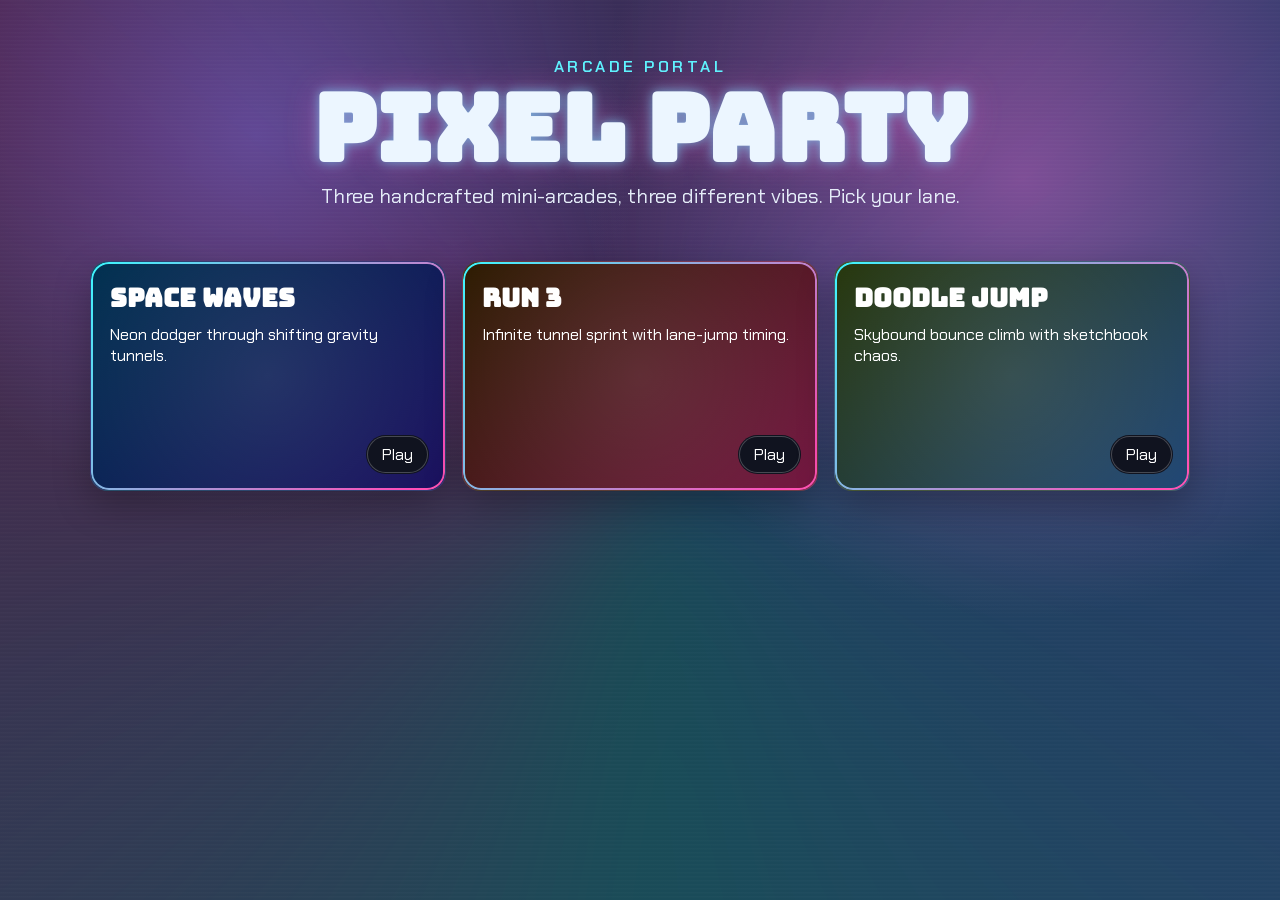
<file: index.html>
<!doctype html>
<html lang="en">
<head>
  <meta charset="UTF-8" />
  <meta name="viewport" content="width=device-width, initial-scale=1.0" />
  <title>Pixel Party</title>
  <link rel="preconnect" href="https://fonts.googleapis.com">
  <link rel="preconnect" href="https://fonts.gstatic.com" crossorigin>
  <link href="https://fonts.googleapis.com/css2?family=Bungee&family=Chakra+Petch:wght@400;600;700&display=swap" rel="stylesheet">
  <link rel="stylesheet" href="css/index.css" />
</head>
<body>
  <div class="aurora"></div>
  <div class="scanline"></div>

  <header class="hero">
    <p class="eyebrow">Arcade Portal</p>
    <h1>Pixel Party</h1>
    <p class="subtitle">Three handcrafted mini-arcades, three different vibes. Pick your lane.</p>
  </header>

  <main class="game-grid">
    <a class="game-card waves" href="pages/space-waves.html">
      <h2>Space Waves</h2>
      <p>Neon dodger through shifting gravity tunnels.</p>
      <span>Play</span>
    </a>

    <a class="game-card run3" href="pages/run-3.html">
      <h2>Run 3</h2>
      <p>Infinite tunnel sprint with lane-jump timing.</p>
      <span>Play</span>
    </a>

    <a class="game-card doodle" href="pages/doodle-jump.html">
      <h2>Doodle Jump</h2>
      <p>Skybound bounce climb with sketchbook chaos.</p>
      <span>Play</span>
    </a>
  </main>

  <script src="js/main.js"></script>
</body>
</html>
</file>
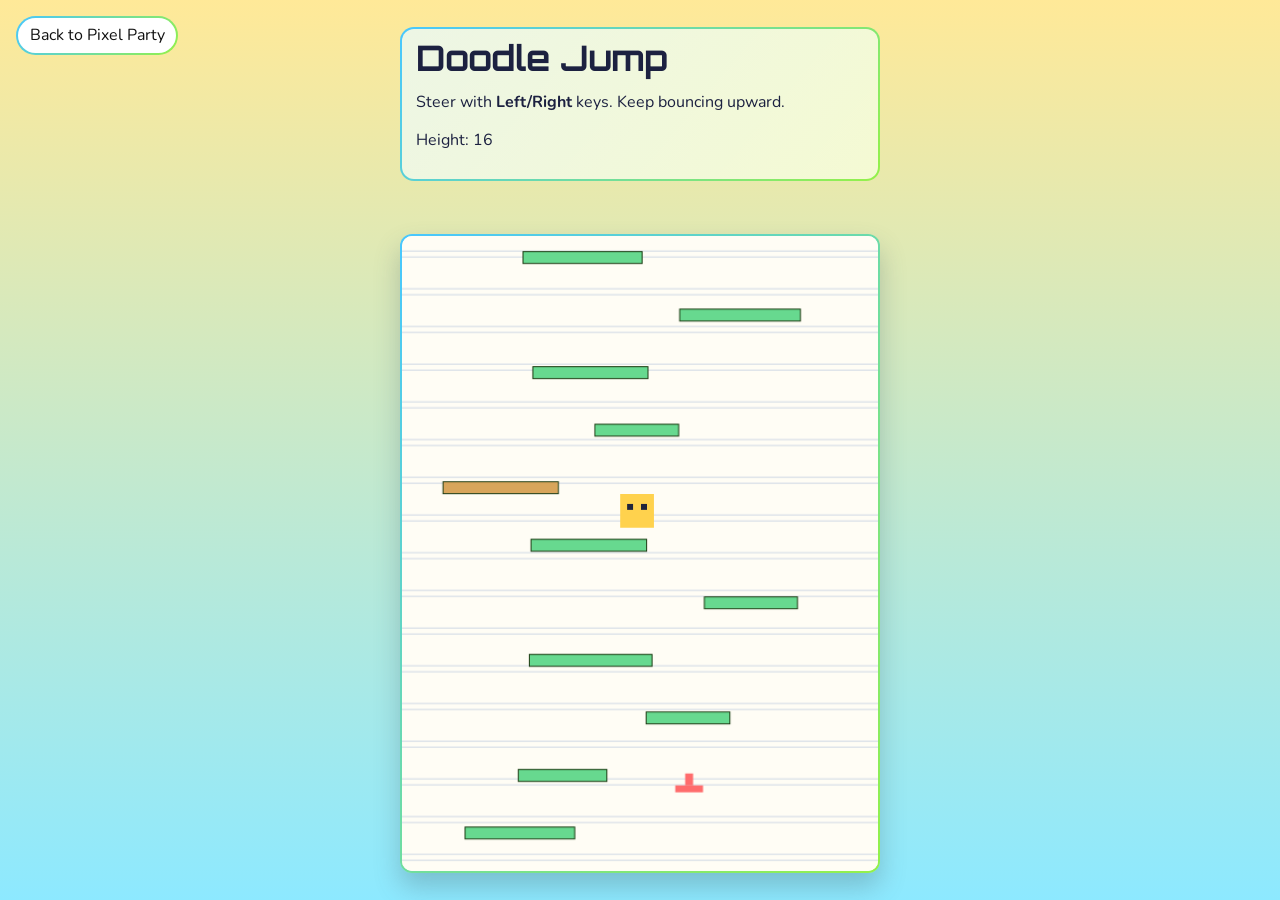
<file: pages/doodle-jump.html>
<!doctype html>
<html lang="en">
<head>
  <meta charset="UTF-8" />
  <meta name="viewport" content="width=device-width, initial-scale=1.0" />
  <title>Doodle Jump | Pixel Party</title>
  <link rel="preconnect" href="https://fonts.googleapis.com">
  <link rel="preconnect" href="https://fonts.gstatic.com" crossorigin>
  <link href="https://fonts.googleapis.com/css2?family=Orbitron:wght@500;700&family=Permanent+Marker&family=Nunito:wght@500;800&display=swap" rel="stylesheet">
  <link rel="stylesheet" href="../css/doodle-jump.css" />
</head>
<body>
  <a class="back" href="../index.html">Back to Pixel Party</a>
  <section class="note">
    <h1>Doodle Jump</h1>
    <p>Steer with <b>Left/Right</b> keys. Keep bouncing upward.</p>
    <p id="score">Height: 0</p>
  </section>
  <canvas id="game" width="480" height="640"></canvas>
  <script src="../js/doodle-jump.js"></script>
</body>
</html>
</file>
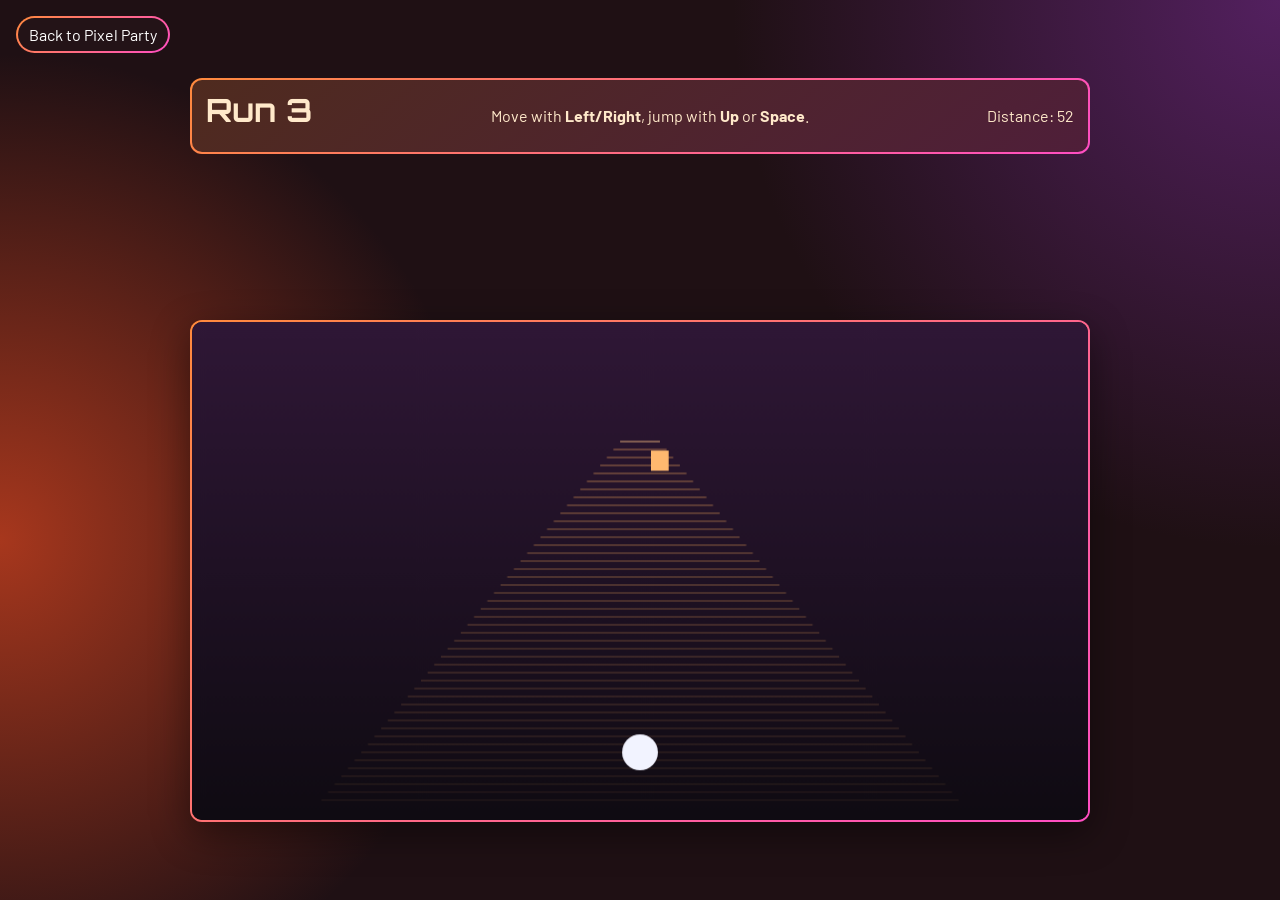
<file: pages/run-3.html>
<!doctype html>
<html lang="en">
<head>
  <meta charset="UTF-8" />
  <meta name="viewport" content="width=device-width, initial-scale=1.0" />
  <title>Run 3 | Pixel Party</title>
  <link rel="preconnect" href="https://fonts.googleapis.com">
  <link rel="preconnect" href="https://fonts.gstatic.com" crossorigin>
  <link href="https://fonts.googleapis.com/css2?family=Orbitron:wght@500;700&family=Racing+Sans+One&family=Barlow:wght@400;700&display=swap" rel="stylesheet">
  <link rel="stylesheet" href="../css/run-3.css" />
</head>
<body>
  <a class="back" href="../index.html">Back to Pixel Party</a>
  <div class="hud">
    <h1>Run 3</h1>
    <p>Move with <b>Left/Right</b>, jump with <b>Up</b> or <b>Space</b>.</p>
    <p id="score">Distance: 0</p>
  </div>
  <canvas id="game" width="900" height="500"></canvas>
  <script src="../js/run-3.js"></script>
</body>
</html>
</file>
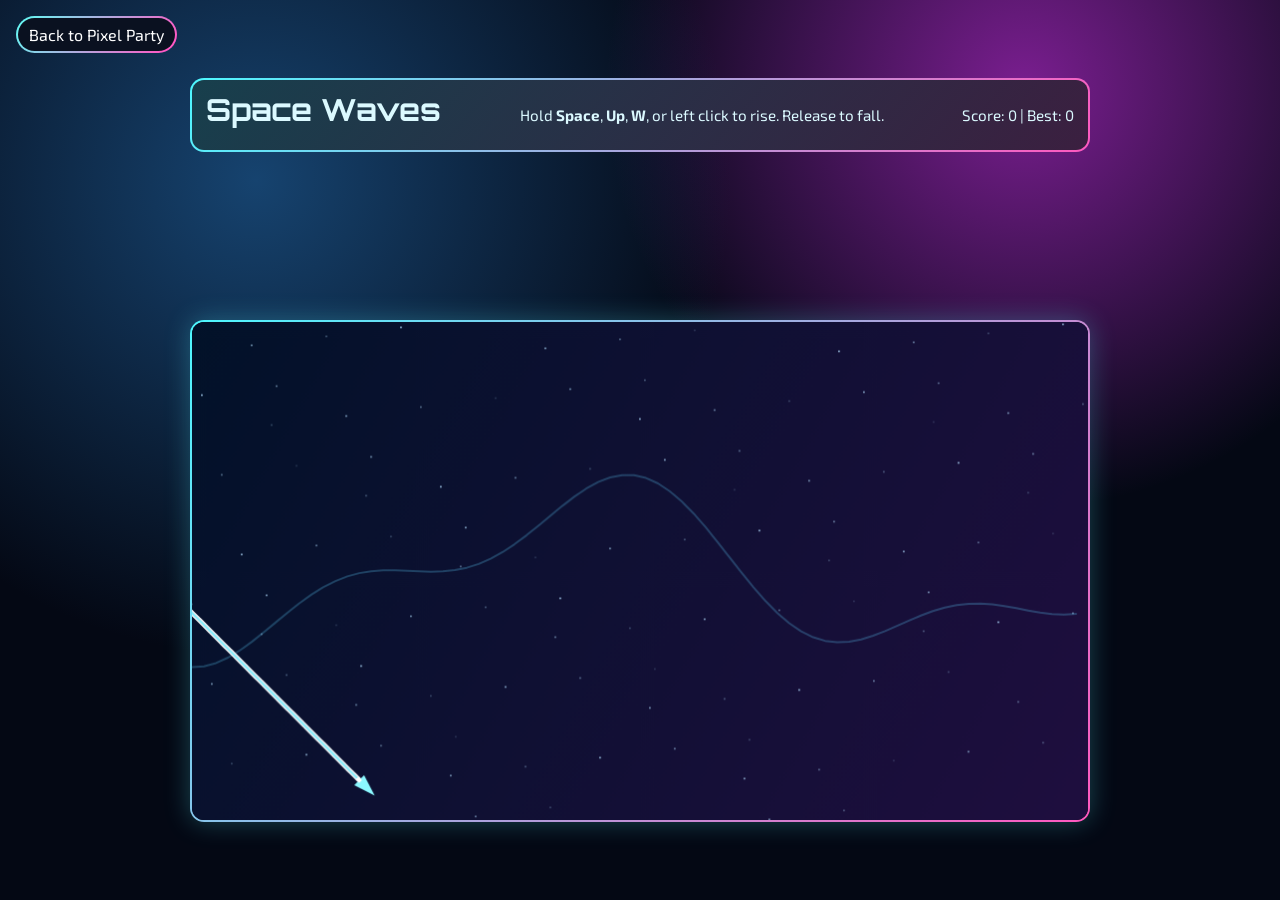
<file: pages/space-waves.html>
<!doctype html>
<html lang="en">
<head>
  <meta charset="UTF-8" />
  <meta name="viewport" content="width=device-width, initial-scale=1.0" />
  <title>Space Waves | Pixel Party</title>
  <link rel="preconnect" href="https://fonts.googleapis.com">
  <link rel="preconnect" href="https://fonts.gstatic.com" crossorigin>
  <link href="https://fonts.googleapis.com/css2?family=Orbitron:wght@500;700&family=Exo+2:wght@400;700&display=swap" rel="stylesheet">
  <link rel="stylesheet" href="../css/space-waves.css" />
</head>
<body>
  <a class="back" href="../index.html">Back to Pixel Party</a>
  <div class="panel">
    <h1>Space Waves</h1>
    <p>Hold <b>Space</b>, <b>Up</b>, <b>W</b>, or left click to rise. Release to fall.</p>
    <p id="score">Score: 0</p>
  </div>
  <canvas id="game" width="900" height="500"></canvas>
  <script src="../js/space-waves.js"></script>
</body>
</html>
</file>
<file: css/index.css>
:root {
  --bg-1: #0c1023;
  --bg-2: #20103a;
  --ink: #ecf6ff;
  --accent: #5ef5ff;
}

* { box-sizing: border-box; }

body {
  margin: 0;
  min-height: 100vh;
  overflow: hidden;
  color: var(--ink);
  font-family: "Chakra Petch", sans-serif;
  background: radial-gradient(circle at 20% 15%, #2d3f86 0%, transparent 30%),
              radial-gradient(circle at 80% 20%, #8d2f72 0%, transparent 35%),
              linear-gradient(140deg, var(--bg-1), var(--bg-2));
}

.aurora {
  position: fixed;
  inset: -20%;
  background: conic-gradient(from 180deg, #15f5ba44, #ff5cb844, #4ca8ff44, #15f5ba44);
  filter: blur(55px);
  animation: swirl 14s linear infinite;
  pointer-events: none;
}

.scanline {
  position: fixed;
  inset: 0;
  pointer-events: none;
  background: repeating-linear-gradient(to bottom, rgba(255,255,255,0.045) 0px, rgba(255,255,255,0.045) 1px, transparent 2px, transparent 4px);
  opacity: .4;
}

.hero {
  text-align: center;
  padding: 3.5rem 1rem 1.25rem;
  position: relative;
  z-index: 2;
}

.eyebrow {
  letter-spacing: .22em;
  text-transform: uppercase;
  color: var(--accent);
  margin: 0;
  font-weight: 600;
}

h1 {
  margin: .4rem 0;
  font: 700 clamp(2.2rem, 10vw, 5.8rem)/1 "Bungee", cursive;
  text-shadow: 0 0 12px #77ddffaa, 0 0 34px #ff66cc55;
}

.subtitle {
  max-width: 680px;
  margin: 0 auto;
  font-size: clamp(1rem, 1.8vw, 1.28rem);
  opacity: .95;
}

.game-grid {
  width: min(1100px, 92vw);
  margin: 2rem auto 0;
  display: grid;
  grid-template-columns: repeat(auto-fit, minmax(250px, 1fr));
  gap: 1rem;
  position: relative;
  z-index: 2;
}

.game-card {
  display: block;
  text-decoration: none;
  color: #fff;
  padding: 1.2rem;
  border-radius: 18px;
  min-height: 230px;
  position: relative;
  border: 1px solid #ffffff26;
  box-shadow: inset 0 0 0 1px #ffffff1c, 0 14px 36px #00000045;
  transition: transform .2s ease, box-shadow .2s ease;
  overflow: hidden;
}

.game-card::before {
  content: "";
  position: absolute;
  width: 170%;
  height: 170%;
  left: -35%;
  top: -35%;
  background: radial-gradient(circle, #ffffff18 0%, transparent 62%);
  animation: drift 5s ease-in-out infinite alternate;
}

.game-card::after {
  content: "";
  position: absolute;
  inset: 0;
  border-radius: inherit;
  padding: 2px;
  background: linear-gradient(130deg, #3bf7ff, #ff4db8, #ffe154, #3bf7ff);
  background-size: 280% 280%;
  animation: gradientShift 5s linear infinite;
  -webkit-mask: linear-gradient(#000 0 0) content-box, linear-gradient(#000 0 0);
  -webkit-mask-composite: xor;
  mask-composite: exclude;
  pointer-events: none;
}

.game-card h2 {
  margin: 0;
  font-family: "Bungee", cursive;
  font-size: 1.6rem;
}

.game-card p { margin-top: .6rem; max-width: 32ch; }

.game-card span {
  position: absolute;
  bottom: 1rem;
  right: 1rem;
  border-radius: 999px;
  padding: .48rem .95rem;
  background: #10131f;
  border: 1px solid transparent;
  box-shadow: inset 0 0 0 1px #ffffff3a;
}

.waves { background: linear-gradient(135deg, #00304f, #1a0f5f); }
.run3 { background: linear-gradient(135deg, #2c1b00, #731540); }
.doodle { background: linear-gradient(135deg, #26360b, #1f4675); }

.game-card:hover,
.game-card:focus-visible {
  transform: translateY(-6px) scale(1.012);
  box-shadow: inset 0 0 0 1px #ffffff39, 0 18px 40px #00000059;
}

@keyframes swirl { from { transform: rotate(0deg); } to { transform: rotate(360deg); } }
@keyframes drift { from { transform: translate(-2%, -3%); } to { transform: translate(2%, 3%); } }
@keyframes gradientShift {
  0% { background-position: 0% 50%; }
  50% { background-position: 100% 50%; }
  100% { background-position: 0% 50%; }
}

@media (max-width: 760px) {
  body { overflow: auto; }
  .hero { padding-top: 2.4rem; }
  .game-grid { margin-bottom: 2rem; }
}
</file>
<file: css/doodle-jump.css>
* { box-sizing: border-box; }
body {
  margin: 0;
  min-height: 100vh;
  display: grid;
  place-items: center;
  background: linear-gradient(180deg, #ffe998, #8de9ff);
  font-family: "Nunito", sans-serif;
  color: #1c2140;
  overflow-x: hidden;
}
canvas {
  width: min(480px, 94vw);
  height: auto;
  border-radius: 12px;
  border: 2px solid transparent;
  background: linear-gradient(#fffdf5, #fffdf5) padding-box, linear-gradient(130deg, #48c7ff, #94f149, #ffc648, #48c7ff) border-box;
  background-size: auto, 300% 300%;
  animation: gradientShift 5s linear infinite;
  box-shadow: 0 14px 26px #4259654a;
}
.note {
  width: min(480px, 94vw);
  border-radius: 14px;
  padding: .7rem .9rem;
  border: 2px solid transparent;
  background: linear-gradient(#fffbe2e6, #fffbe2e6) padding-box, linear-gradient(130deg, #48c7ff, #94f149, #ffc648, #48c7ff) border-box;
  background-size: auto, 300% 300%;
  animation: gradientShift 5s linear infinite;
}
h1 { margin: 0; font: 700 clamp(1.7rem, 7vw, 2.2rem)/1 "Orbitron", sans-serif; }
.back {
  position: fixed;
  left: 1rem;
  top: 1rem;
  color: #111;
  text-decoration: none;
  border-radius: 999px;
  padding: .4rem .72rem;
  border: 2px solid transparent;
  background: linear-gradient(#ffffff, #ffffff) padding-box, linear-gradient(130deg, #48c7ff, #94f149, #ffc648, #48c7ff) border-box;
  background-size: auto, 300% 300%;
  animation: gradientShift 4.2s linear infinite;
}

@keyframes gradientShift {
  0% { background-position: 0% 50%; }
  50% { background-position: 100% 50%; }
  100% { background-position: 0% 50%; }
}
</file>
<file: css/run-3.css>
* { box-sizing: border-box; }
body {
  margin: 0;
  min-height: 100vh;
  display: grid;
  place-items: center;
  gap: .7rem;
  color: #ffe9ca;
  font-family: "Barlow", sans-serif;
  background: radial-gradient(circle at 0% 60%, #a7371d 0%, transparent 35%), radial-gradient(circle at 100% 0%, #53205f 0%, transparent 35%), #1f1014;
}
canvas {
  width: min(900px, 94vw);
  height: auto;
  border-radius: 12px;
  border: 2px solid transparent;
  background: linear-gradient(#130f11, #130f11) padding-box, linear-gradient(140deg, #ff8a3d, #ff4dc3, #ffd761, #ff8a3d) border-box;
  background-size: auto, 300% 300%;
  animation: gradientShift 5s linear infinite;
  box-shadow: 0 12px 38px #00000070;
}
.hud {
  width: min(900px, 94vw);
  display: flex;
  flex-wrap: wrap;
  gap: .9rem;
  align-items: baseline;
  justify-content: space-between;
  border-radius: 12px;
  border: 2px solid transparent;
  padding: .65rem .85rem;
  background: linear-gradient(#231317cc, #231317cc) padding-box, linear-gradient(140deg, #ff8a3d, #ff4dc3, #ffd761, #ff8a3d) border-box;
  background-size: auto, 300% 300%;
  animation: gradientShift 5s linear infinite;
}
h1 { margin: 0; font-family: "Orbitron", sans-serif; letter-spacing: 0; }
.back {
  position: fixed;
  left: 1rem;
  top: 1rem;
  color: #fff;
  text-decoration: none;
  padding: .45rem .7rem;
  border-radius: 999px;
  border: 2px solid transparent;
  background: linear-gradient(#231317, #231317) padding-box, linear-gradient(140deg, #ff8a3d, #ff4dc3, #ffd761, #ff8a3d) border-box;
  background-size: auto, 300% 300%;
  animation: gradientShift 4.6s linear infinite;
}

@keyframes gradientShift {
  0% { background-position: 0% 50%; }
  50% { background-position: 100% 50%; }
  100% { background-position: 0% 50%; }
}
</file>
<file: css/space-waves.css>
* { box-sizing: border-box; }
body {
  margin: 0;
  min-height: 100vh;
  display: grid;
  place-items: center;
  gap: .8rem;
  font-family: "Exo 2", sans-serif;
  color: #dbf9ff;
  background: radial-gradient(circle at 20% 20%, #16436f 0%, transparent 38%), radial-gradient(circle at 80% 10%, #7a1e90 0%, transparent 32%), #040814;
}
canvas {
  width: min(900px, 94vw);
  height: auto;
  border-radius: 14px;
  border: 2px solid transparent;
  background: linear-gradient(#030611, #030611) padding-box, linear-gradient(130deg, #4df8ff, #ff58bf, #ffe16f, #4df8ff) border-box;
  background-size: auto, 300% 300%;
  animation: gradientShift 5s linear infinite;
  box-shadow: 0 0 26px #56f2ff44;
}
.panel {
  width: min(900px, 94vw);
  display: flex;
  align-items: baseline;
  justify-content: space-between;
  gap: .7rem;
  flex-wrap: wrap;
  font-size: .95rem;
  border-radius: 14px;
  border: 2px solid transparent;
  padding: .65rem .85rem;
  background: linear-gradient(#0a1120cc, #0a1120cc) padding-box, linear-gradient(130deg, #4df8ff, #ff58bf, #ffe16f, #4df8ff) border-box;
  background-size: auto, 300% 300%;
  animation: gradientShift 5s linear infinite;
}
h1 { margin: 0; font-family: "Orbitron", sans-serif; }
.back {
  position: fixed;
  left: 1rem;
  top: 1rem;
  color: #fff;
  text-decoration: none;
  padding: .45rem .7rem;
  border-radius: 999px;
  border: 2px solid transparent;
  background: linear-gradient(#0a1120, #0a1120) padding-box, linear-gradient(130deg, #5efff6, #ff58c5, #ffe771, #5efff6) border-box;
  background-size: auto, 280% 280%;
  animation: gradientShift 4.4s linear infinite;
}

@keyframes gradientShift {
  0% { background-position: 0% 50%; }
  50% { background-position: 100% 50%; }
  100% { background-position: 0% 50%; }
}
</file>
